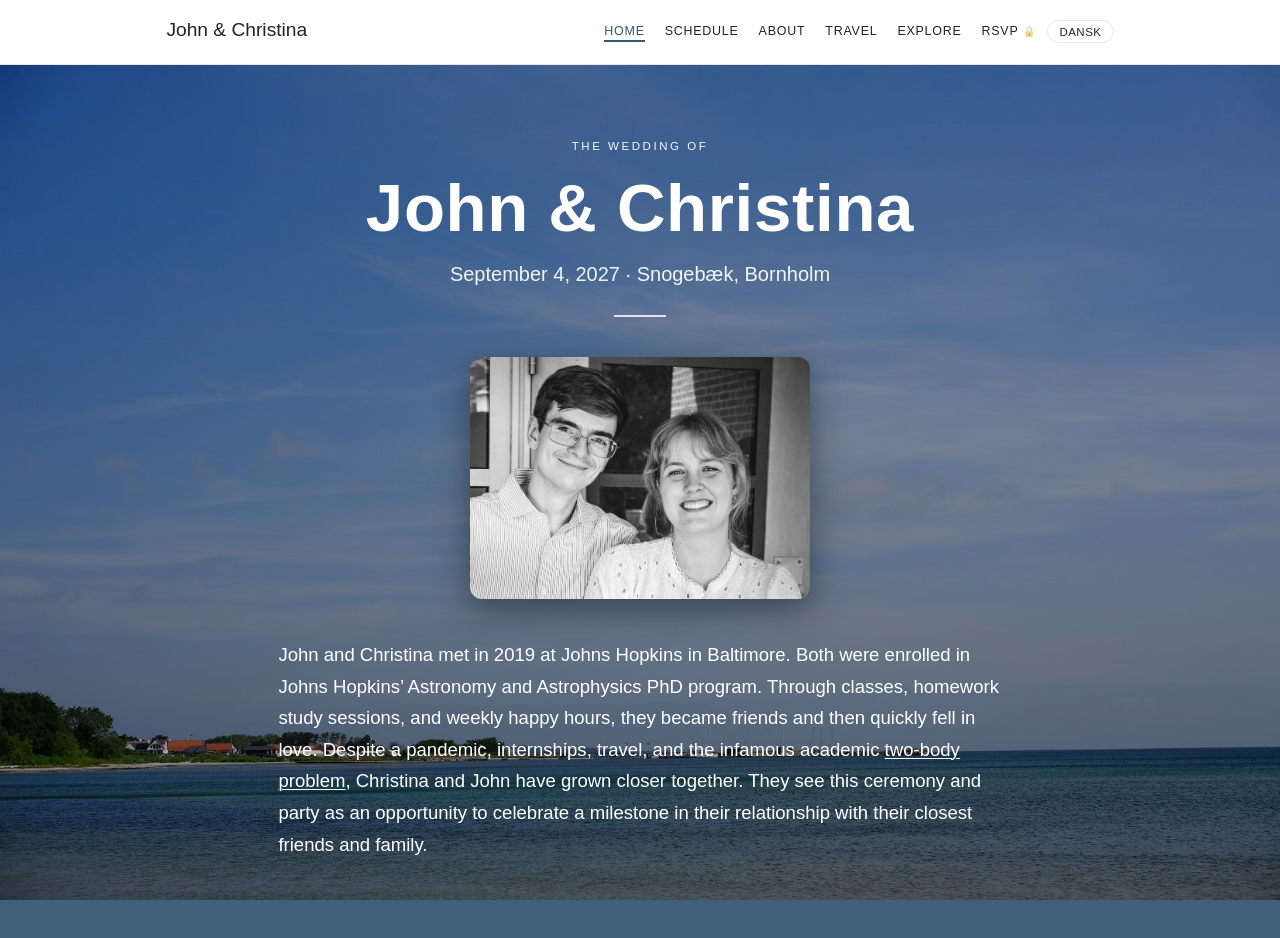
<file: index.html>
<!DOCTYPE html>
<html lang="en">
<head>
<meta charset="UTF-8">
<meta name="viewport" content="width=device-width, initial-scale=1.0">
<meta name="robots" content="noindex, nofollow">
<title>John &amp; Christina — We're Getting Married</title>
<meta name="description" content="September 4, 2027 · Snogebæk, Bornholm. Schedule, travel and RSVP for our wedding.">
<meta name="theme-color" content="#ffffff">
<link rel="icon" href="assets/favicon.png" type="image/png">
<meta property="og:type" content="website">
<meta property="og:title" content="John &amp; Christina — We're Getting Married">
<meta property="og:description" content="September 4, 2027 · Snogebæk, Bornholm. Schedule, travel and RSVP for our wedding.">
<meta property="og:url" content="https://christinawlindberg.github.io/wedding/">
<meta property="og:image" content="https://christinawlindberg.github.io/wedding/assets/images/couple.jpg">
<meta property="og:image:width" content="1755">
<meta property="og:image:height" content="1251">
<meta property="og:image:alt" content="Christina and John">
<meta name="twitter:card" content="summary_large_image">
<meta name="twitter:image" content="https://christinawlindberg.github.io/wedding/assets/images/couple.jpg">
<link rel="stylesheet" href="css/style.css">
</head>
<body>
<nav class="site-nav">
  <div class="wrap">
    <a class="brand" href="index.html">John &amp; Christina</a>
    <button type="button" class="lang-toggle" data-lang-toggle aria-label="Skift til dansk">Dansk</button>
    <ul>
      <li><a href="index.html" aria-current="page"><span data-i18n="nav.home">Home</span></a></li>
      <li><a href="schedule.html"><span data-i18n="nav.schedule">Schedule</span></a></li>
      <li><a href="about.html"><span data-i18n="nav.about">About</span></a></li>
      <li><a href="travel.html"><span data-i18n="nav.travel">Travel</span></a></li>
      <li><a href="explore.html"><span data-i18n="nav.explore">Explore</span></a></li>
      <li><a href="rsvp.html"><span data-i18n="nav.rsvp">RSVP</span> <span class="lock-icon" aria-hidden="true">🔒</span></a></li>
    </ul>
  </div>
</nav>

<main class="home">
  <header class="hero hero-photo">
    <p class="kicker" data-i18n="home.kicker">The wedding of</p>
    <h1>John &amp; Christina</h1>
    <p class="date" data-i18n="home.date">September 4, 2027 &middot; Snogeb&aelig;k, Bornholm</p>
    <hr class="hr-mark">
  </header>
  <section class="section">
    <div class="wrap">
      <figure class="home-couple">
        <img src="assets/images/couple.jpg" alt="Christina and John">
      </figure>
      <p class="lede" data-i18n="home.story">John and Christina met in 2019 at Johns Hopkins in Baltimore. Both were
      enrolled in Johns Hopkins&rsquo; Astronomy and Astrophysics PhD program. Through classes,
      homework study sessions, and weekly happy hours, they became friends and then quickly fell
      in love. Despite a pandemic, internships, travel, and the infamous academic
      <a href="https://en.wikipedia.org/wiki/Two-body_problem_(career)" target="_blank" rel="noopener">two-body
      problem</a>, Christina and John have grown closer together. They see this ceremony and party as
      an opportunity to celebrate a milestone in their relationship with their closest friends and
      family.</p>
    </div>
  </section>
</main>

<script src="js/config.js"></script>
<script src="js/i18n.js"></script>
<script src="js/site.js"></script>
</body>
</html>
</file>
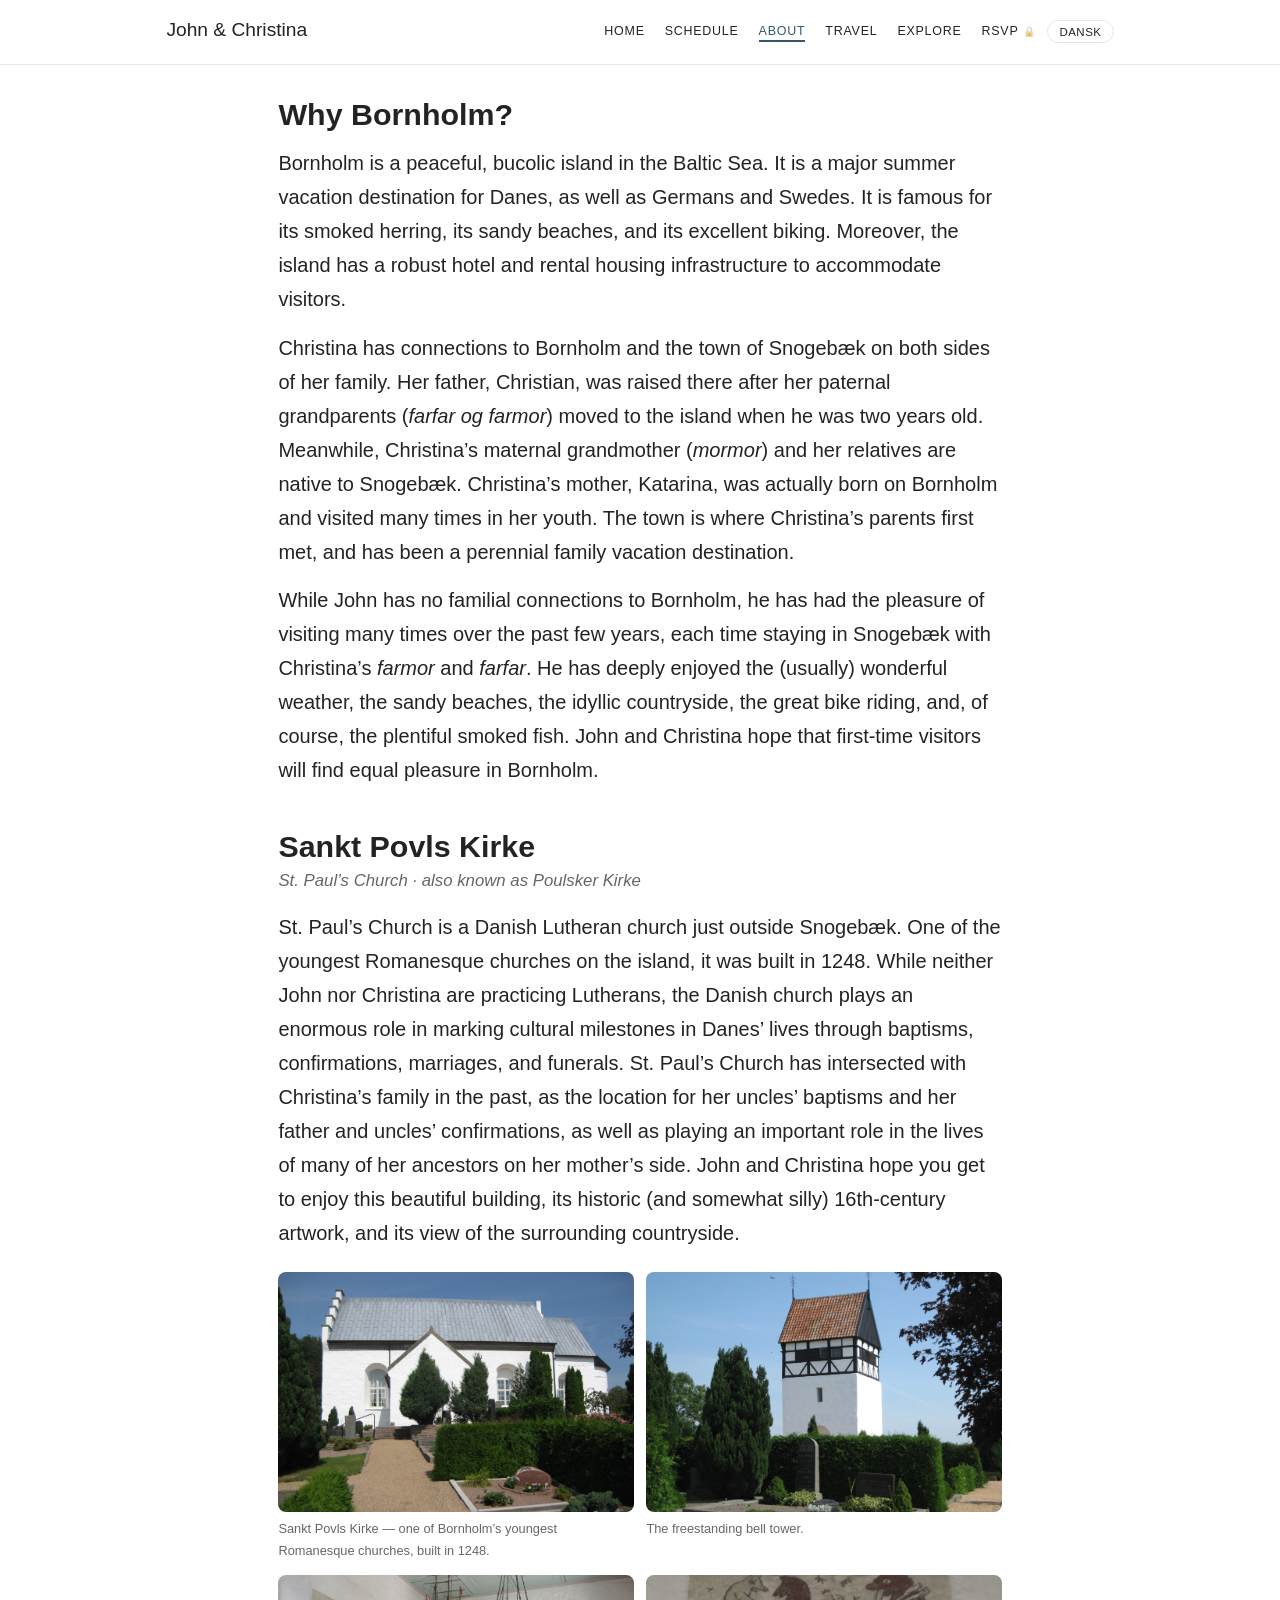
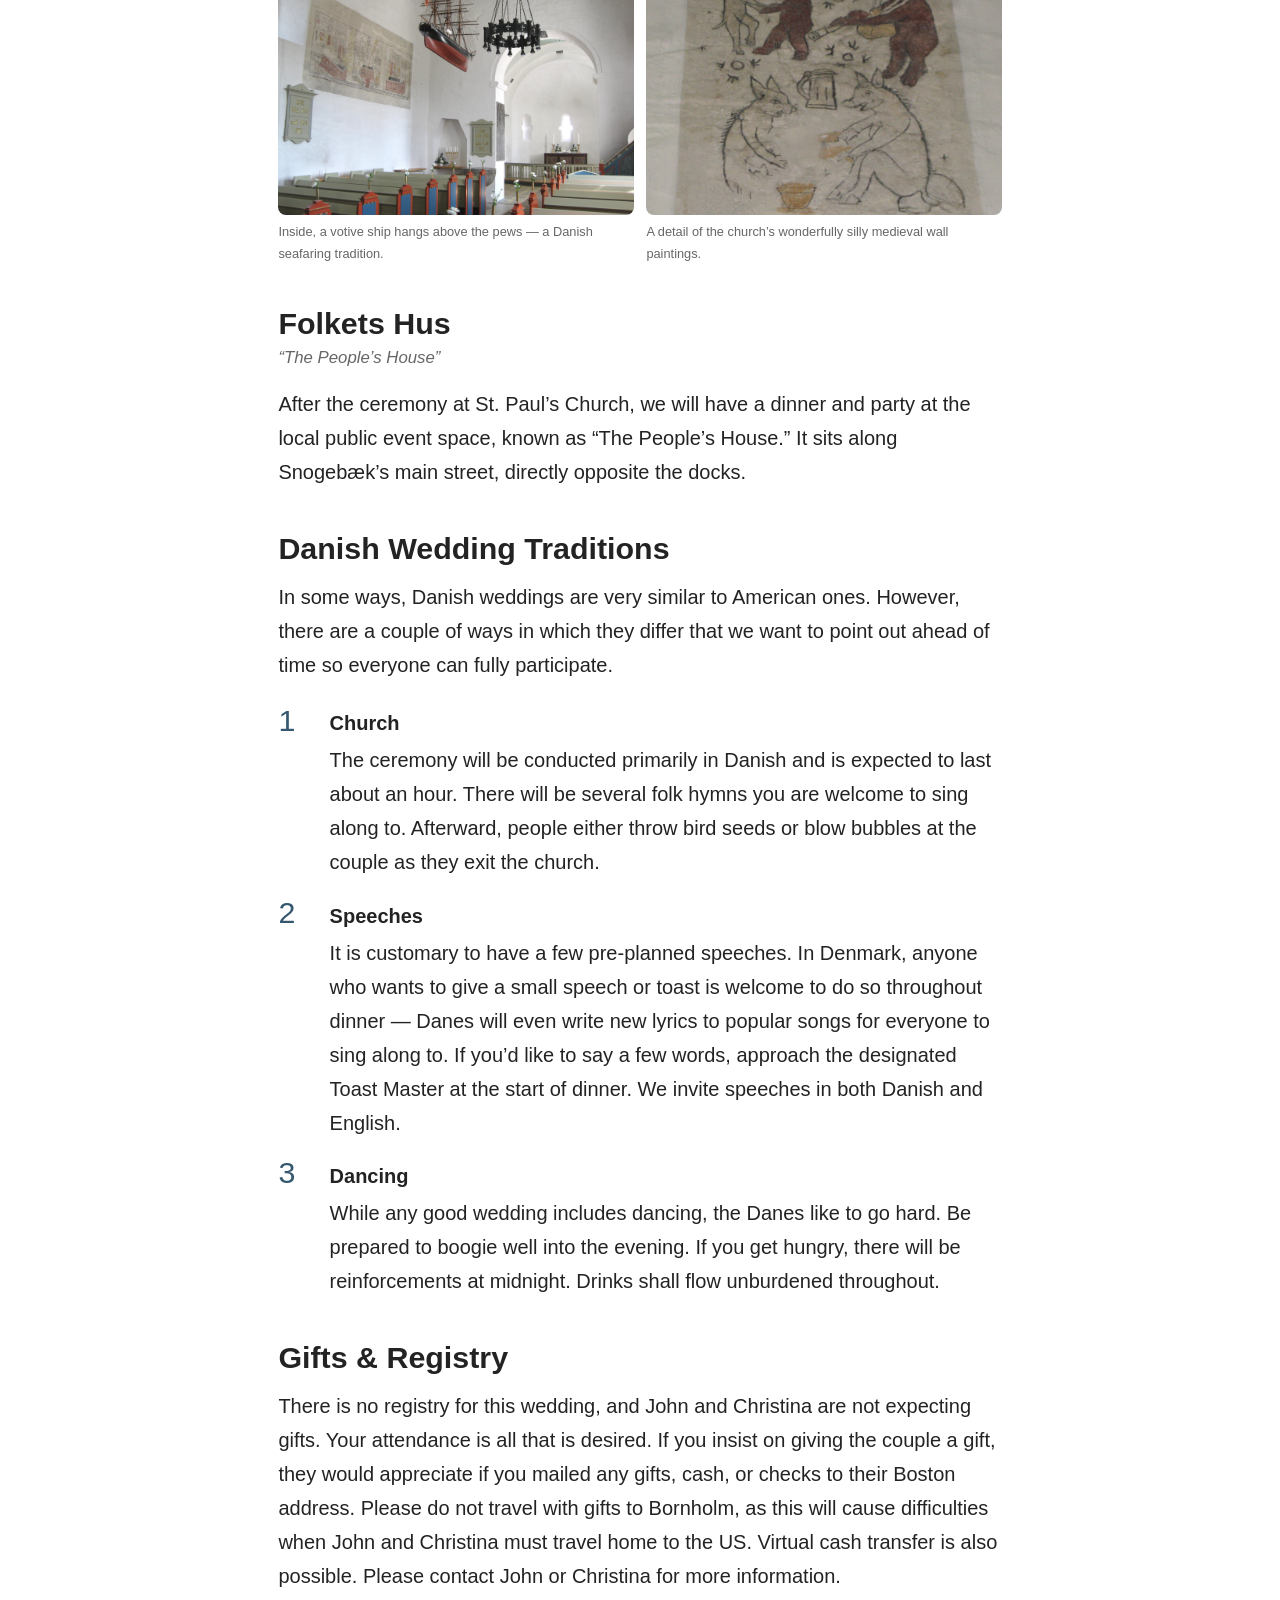
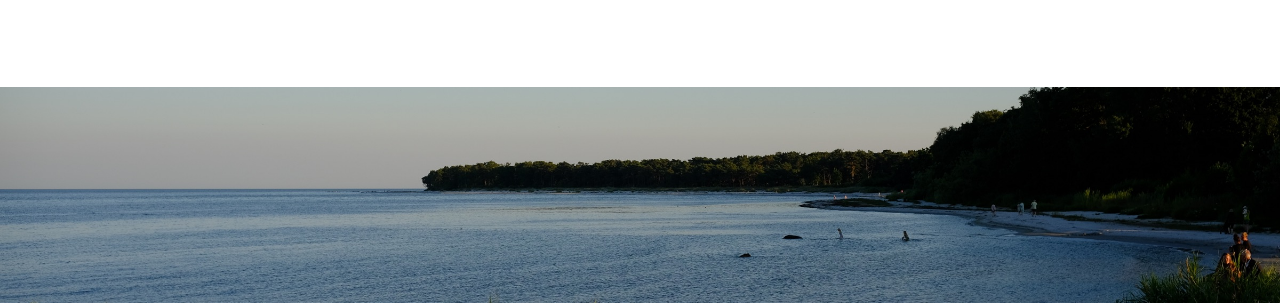
<file: about.html>
<!DOCTYPE html>
<html lang="en">
<head>
<meta charset="UTF-8">
<meta name="viewport" content="width=device-width, initial-scale=1.0">
<meta name="robots" content="noindex, nofollow">
<title>About — John &amp; Christina</title>
<meta name="description" content="Why Bornholm, the church, the venue, and Danish wedding traditions.">
<meta name="theme-color" content="#ffffff">
<link rel="icon" href="assets/favicon.png" type="image/png">
<link rel="stylesheet" href="css/style.css">
</head>
<body>
<nav class="site-nav">
  <div class="wrap">
    <a class="brand" href="index.html">John &amp; Christina</a>
    <button type="button" class="lang-toggle" data-lang-toggle aria-label="Skift til dansk">Dansk</button>
    <ul>
      <li><a href="index.html"><span data-i18n="nav.home">Home</span></a></li>
      <li><a href="schedule.html"><span data-i18n="nav.schedule">Schedule</span></a></li>
      <li><a href="about.html" aria-current="page"><span data-i18n="nav.about">About</span></a></li>
      <li><a href="travel.html"><span data-i18n="nav.travel">Travel</span></a></li>
      <li><a href="explore.html"><span data-i18n="nav.explore">Explore</span></a></li>
      <li><a href="rsvp.html"><span data-i18n="nav.rsvp">RSVP</span> <span class="lock-icon" aria-hidden="true">🔒</span></a></li>
    </ul>
  </div>
</nav>

<main class="section">
  <div class="wrap">
    <h2 data-i18n="about.why.h">Why Bornholm?</h2>
    <p data-i18n="about.why.p1">Bornholm is a peaceful, bucolic island in the Baltic Sea. It is a major summer vacation
    destination for Danes, as well as Germans and Swedes. It is famous for its smoked herring,
    its sandy beaches, and its excellent biking. Moreover, the island has a robust hotel and
    rental housing infrastructure to accommodate visitors.</p>
    <p data-i18n="about.why.p2">Christina has connections to Bornholm and the town of Snogeb&aelig;k on both sides of her
    family. Her father, Christian, was raised there after her paternal grandparents
    (<em>farfar og farmor</em>) moved to the island when he was two years old. Meanwhile,
    Christina&rsquo;s maternal grandmother (<em>mormor</em>) and her relatives are native to
    Snogeb&aelig;k. Christina&rsquo;s mother, Katarina, was actually born on Bornholm and visited many times in her youth. The
    town is where Christina&rsquo;s parents first met, and has been a perennial family vacation
    destination.</p>
    <p data-i18n="about.why.p3">While John has no familial connections to Bornholm, he has had the pleasure of visiting
    many times over the past few years, each time staying in Snogeb&aelig;k with Christina&rsquo;s
    <em>farmor</em> and <em>farfar</em>. He has deeply enjoyed the (usually) wonderful weather, the
    sandy beaches, the idyllic countryside, the great bike riding, and, of course, the plentiful
    smoked fish. John and Christina hope that first-time visitors will find equal pleasure in
    Bornholm.</p>

    <h2>Sankt Povls Kirke</h2>
    <p class="sub" data-i18n="about.church.sub">St. Paul&rsquo;s Church &middot; also known as Poulsker Kirke</p>
    <p data-i18n="about.church.p1">St. Paul&rsquo;s Church is a Danish Lutheran church just outside Snogeb&aelig;k. One of the
    youngest Romanesque churches on the island, it was built in 1248. While neither John nor
    Christina are practicing Lutherans, the Danish church plays an enormous role in marking
    cultural milestones in Danes&rsquo; lives through baptisms, confirmations, marriages, and
    funerals. St. Paul&rsquo;s Church has intersected with Christina&rsquo;s family in the past,
    as the location for her uncles&rsquo; baptisms and her father and uncles&rsquo; confirmations,
    as well as playing an important role in the lives of many of her ancestors on her
    mother&rsquo;s side. John and Christina hope you get to enjoy this beautiful building, its
    historic (and somewhat silly) 16th-century artwork, and its view of the surrounding
    countryside.</p>

    <div class="gallery">
      <figure>
        <img src="assets/images/church-exterior.jpg" alt="Whitewashed exterior of Sankt Povls Kirke with its cemetery">
        <figcaption data-i18n="about.fig1">Sankt Povls Kirke &mdash; one of Bornholm&rsquo;s youngest Romanesque churches, built in 1248.</figcaption>
      </figure>
      <figure>
        <img src="assets/images/church-tower.jpg" alt="The freestanding white bell tower with a half-timbered top">
        <figcaption data-i18n="about.fig2">The freestanding bell tower.</figcaption>
      </figure>
      <figure>
        <img src="assets/images/church-interior.jpg" alt="Church interior with a votive model ship hanging from the ceiling">
        <figcaption data-i18n="about.fig3">Inside, a votive ship hangs above the pews &mdash; a Danish seafaring tradition.</figcaption>
      </figure>
      <figure>
        <img src="assets/images/church-artwork.jpg" alt="Faded medieval wall painting of animals">
        <figcaption data-i18n="about.fig4">A detail of the church&rsquo;s wonderfully silly medieval wall paintings.</figcaption>
      </figure>
    </div>

    <h2>Folkets Hus</h2>
    <p class="sub" data-i18n="about.folkets.sub">&ldquo;The People&rsquo;s House&rdquo;</p>
    <p data-i18n="about.folkets.p1">After the ceremony at St. Paul&rsquo;s Church, we will have a dinner and party at the local
    public event space, known as &ldquo;The People&rsquo;s House.&rdquo; It sits along
    Snogeb&aelig;k&rsquo;s main street, directly opposite the docks.</p>

    <h2 data-i18n="about.trad.h">Danish Wedding Traditions</h2>
    <p data-i18n="about.trad.intro">In some ways, Danish weddings are very similar to American ones. However, there are a
    couple of ways in which they differ that we want to point out ahead of time so everyone can
    fully participate.</p>
    <ol class="numbered">
      <li><div><h3 data-i18n="about.trad.t1.h">Church</h3><p data-i18n="about.trad.t1.p">The ceremony will be conducted primarily in Danish and is
      expected to last about an hour. There will be several folk hymns you are welcome to sing
      along to. Afterward, people either throw bird seeds or blow bubbles at the couple as they exit
      the church.</p></div></li>
      <li><div><h3 data-i18n="about.trad.t2.h">Speeches</h3><p data-i18n="about.trad.t2.p">It is customary to have a few pre-planned speeches. In Denmark,
      anyone who wants to give a small speech or toast is welcome to do so throughout dinner &mdash;
      Danes will even write new lyrics to popular songs for everyone to sing along to. If
      you&rsquo;d like to say a few words, approach the designated Toast Master at the start of
      dinner. We invite speeches in both Danish and English.</p></div></li>
      <li><div><h3 data-i18n="about.trad.t3.h">Dancing</h3><p data-i18n="about.trad.t3.p">While any good wedding includes dancing, the Danes like to go
      hard. Be prepared to boogie well into the evening. If you get hungry, there will be
      reinforcements at midnight. Drinks shall flow unburdened throughout.</p></div></li>
    </ol>
    <h2 data-i18n="about.gifts.h">Gifts & Registry</h2>
    <p data-i18n="about.gifts.p">There is no registry for this wedding, and John and Christina are not expecting gifts. Your attendance is all that is desired.
      If you insist on giving the couple a gift, they would appreciate if you mailed any gifts, cash, or checks to their Boston address.
      Please do not travel with gifts to Bornholm, as this will cause difficulties when John and Christina must travel home to the US.
      Virtual cash transfer is also possible. Please contact John or Christina for more information.</p>
  </div>
</main>

<div class="page-banner" style="background-image: url(assets/images/banner-about.jpg)" role="presentation"></div>

<script src="js/config.js"></script>
<script src="js/i18n.js"></script>
<script src="js/site.js"></script>
</body>
</html>
</file>
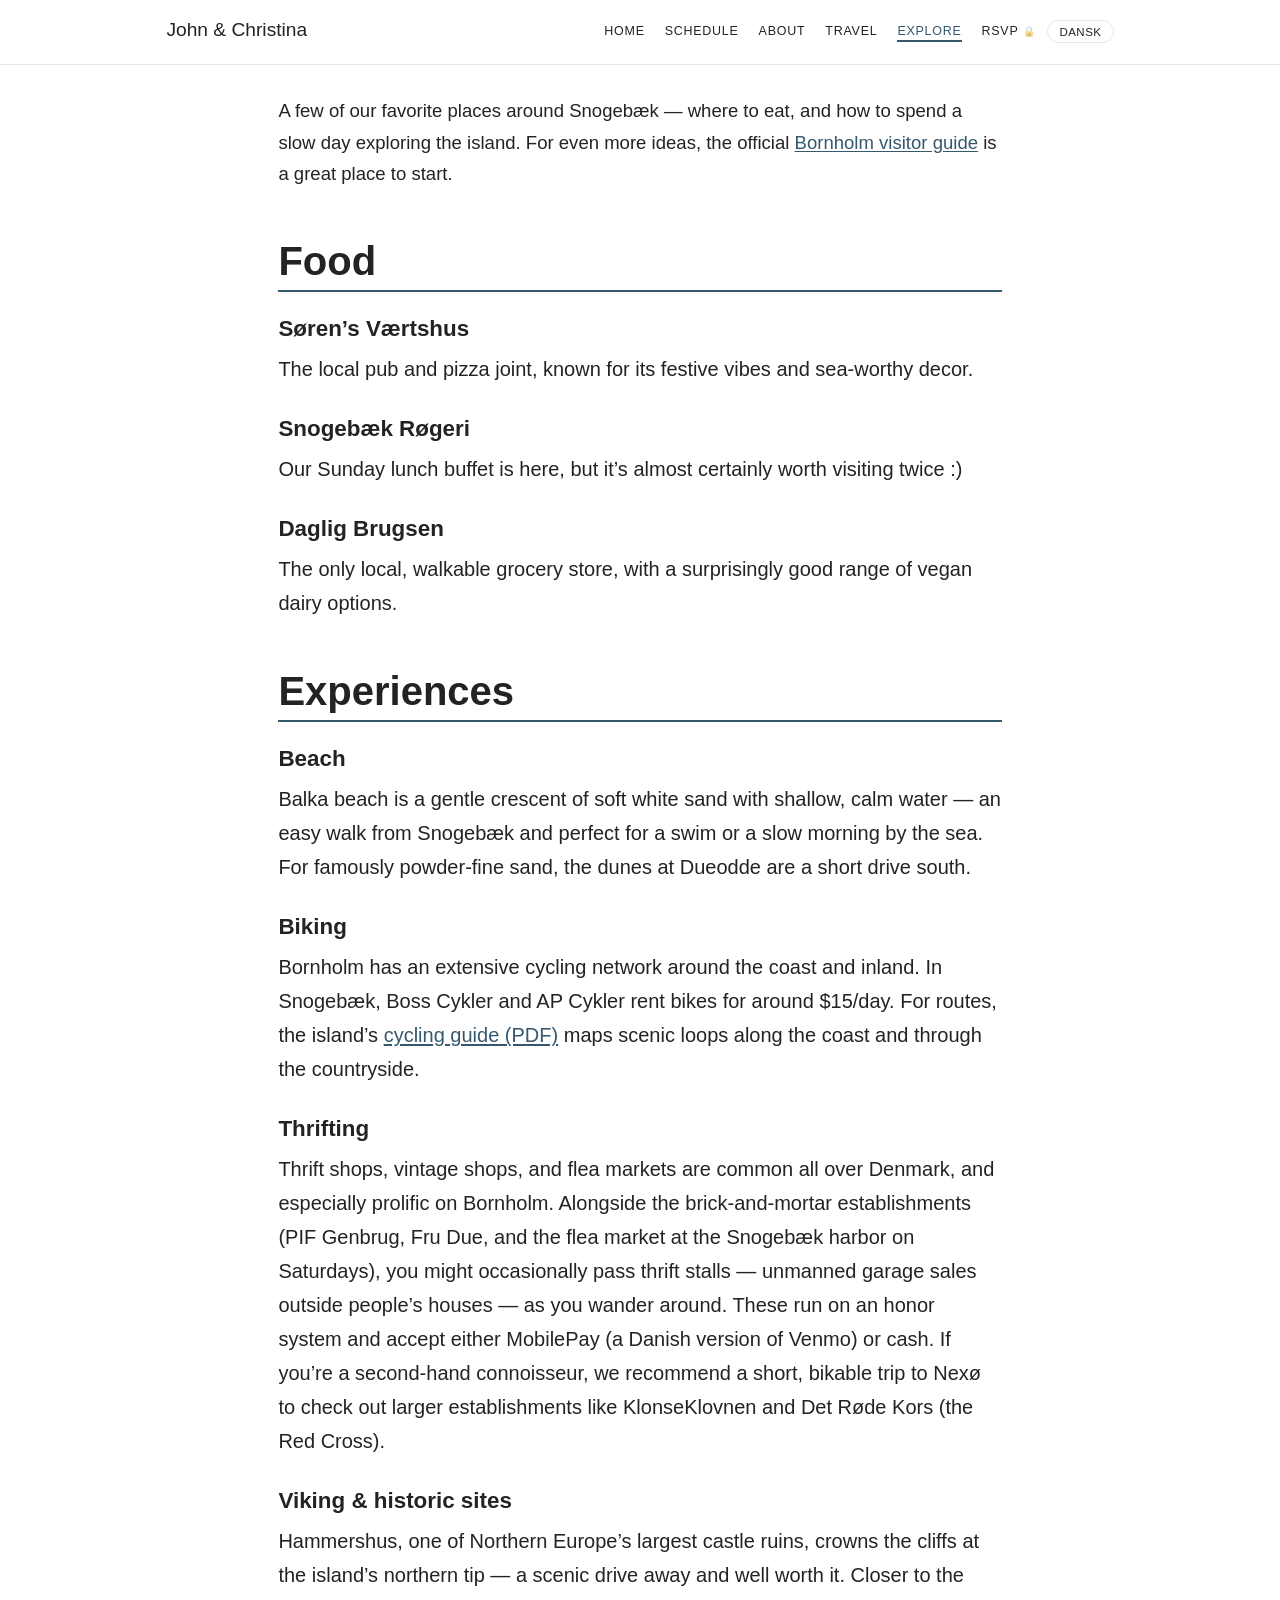
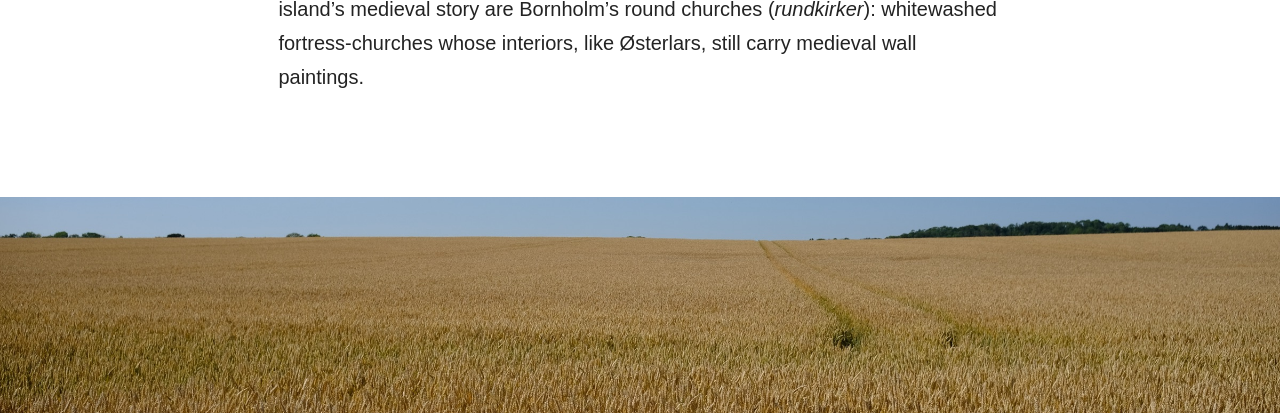
<file: explore.html>
<!DOCTYPE html>
<html lang="en">
<head>
<meta charset="UTF-8">
<meta name="viewport" content="width=device-width, initial-scale=1.0">
<meta name="robots" content="noindex, nofollow">
<title>Explore — John &amp; Christina</title>
<meta name="description" content="Local food and experiences around Snogebæk and Bornholm.">
<meta name="theme-color" content="#ffffff">
<link rel="icon" href="assets/favicon.png" type="image/png">
<link rel="stylesheet" href="css/style.css">
</head>
<body>
<nav class="site-nav">
  <div class="wrap">
    <a class="brand" href="index.html">John &amp; Christina</a>
    <button type="button" class="lang-toggle" data-lang-toggle aria-label="Skift til dansk">Dansk</button>
    <ul>
      <li><a href="index.html"><span data-i18n="nav.home">Home</span></a></li>
      <li><a href="schedule.html"><span data-i18n="nav.schedule">Schedule</span></a></li>
      <li><a href="about.html"><span data-i18n="nav.about">About</span></a></li>
      <li><a href="travel.html"><span data-i18n="nav.travel">Travel</span></a></li>
      <li><a href="explore.html" aria-current="page"><span data-i18n="nav.explore">Explore</span></a></li>
      <li><a href="rsvp.html"><span data-i18n="nav.rsvp">RSVP</span> <span class="lock-icon" aria-hidden="true">🔒</span></a></li>
    </ul>
  </div>
</nav>

<main class="section">
  <div class="wrap">
    <p class="lede" data-i18n="explore.lede">A few of our favorite places around Snogeb&aelig;k &mdash; where to eat, and how
    to spend a slow day exploring the island. For even more ideas, the official
    <a href="https://visit-bornholm.com/en/" target="_blank" rel="noopener">Bornholm visitor
    guide</a> is a great place to start.</p>

    <h2 class="cat-head" data-i18n="explore.food">Food</h2>
    <ul class="rec">
      <li><span class="name">S&oslash;ren&rsquo;s V&aelig;rtshus</span><span class="desc" data-i18n="explore.f1.desc">The local
      pub and pizza joint, known for its festive vibes and sea-worthy decor.</span></li>
      <li><span class="name">Snogeb&aelig;k R&oslash;geri</span><span class="desc" data-i18n="explore.f2.desc">Our Sunday lunch
      buffet is here, but it&rsquo;s almost certainly worth visiting twice :)</span></li>
      <li><span class="name">Daglig Brugsen</span><span class="desc" data-i18n="explore.f3.desc">The only local, walkable
      grocery store, with a surprisingly good range of vegan dairy options.</span></li>
    </ul>

    <h2 class="cat-head" data-i18n="explore.exp">Experiences</h2>
    <ul class="rec">
      <li><span class="name" data-i18n="explore.x1.name">Beach</span><span class="desc" data-i18n="explore.x1.desc">Balka beach is a gentle crescent of
      soft white sand with shallow, calm water &mdash; an easy walk from Snogeb&aelig;k and perfect
      for a swim or a slow morning by the sea. For famously powder-fine sand, the dunes at Dueodde
      are a short drive south.</span></li>
      <li><span class="name" data-i18n="explore.x2.name">Biking</span><span class="desc" data-i18n="explore.x2.desc">Bornholm has an extensive cycling
      network around the coast and inland. In Snogeb&aelig;k, Boss Cykler and AP Cykler rent bikes
      for around $15/day. For routes, the island&rsquo;s
      <a href="https://bornholm.info/wp-content/media/2019/05/cykelguide-2019-uk.pdf" target="_blank" rel="noopener">cycling
      guide (PDF)</a> maps scenic loops along the coast and through the countryside.</span></li>
      <li><span class="name" data-i18n="explore.x3.name">Thrifting</span><span class="desc" data-i18n="explore.x3.desc">Thrift shops, vintage shops, and
      flea markets are common all over Denmark, and especially prolific on Bornholm. Alongside the
      brick-and-mortar establishments (PIF Genbrug, Fru Due, and the flea market at the
      Snogeb&aelig;k harbor on Saturdays), you might occasionally pass thrift stalls &mdash; unmanned
      garage sales outside people&rsquo;s houses &mdash; as you wander around. These run on an honor
      system and accept either MobilePay (a Danish version of Venmo) or cash. If you&rsquo;re a
      second-hand connoisseur, we recommend a short, bikable trip to Nex&oslash; to check out larger
      establishments like KlonseKlovnen and Det R&oslash;de Kors (the Red Cross).</span></li>
      <li><span class="name" data-i18n="explore.x4.name">Viking &amp; historic sites</span><span class="desc" data-i18n="explore.x4.desc">Hammershus, one of
      Northern Europe&rsquo;s largest castle ruins, crowns the cliffs at the island&rsquo;s northern
      tip &mdash; a scenic drive away and well worth it. Closer to the island&rsquo;s medieval story
      are Bornholm&rsquo;s round churches (<em>rundkirker</em>): whitewashed fortress-churches whose
      interiors, like &Oslash;sterlars, still carry medieval wall paintings.</span></li>
    </ul>
  </div>
</main>

<div class="page-banner" style="background-image: url(assets/images/banner-explore.jpg); background-position: center 72%" role="presentation"></div>

<script src="js/config.js"></script>
<script src="js/i18n.js"></script>
<script src="js/site.js"></script>
</body>
</html>
</file>
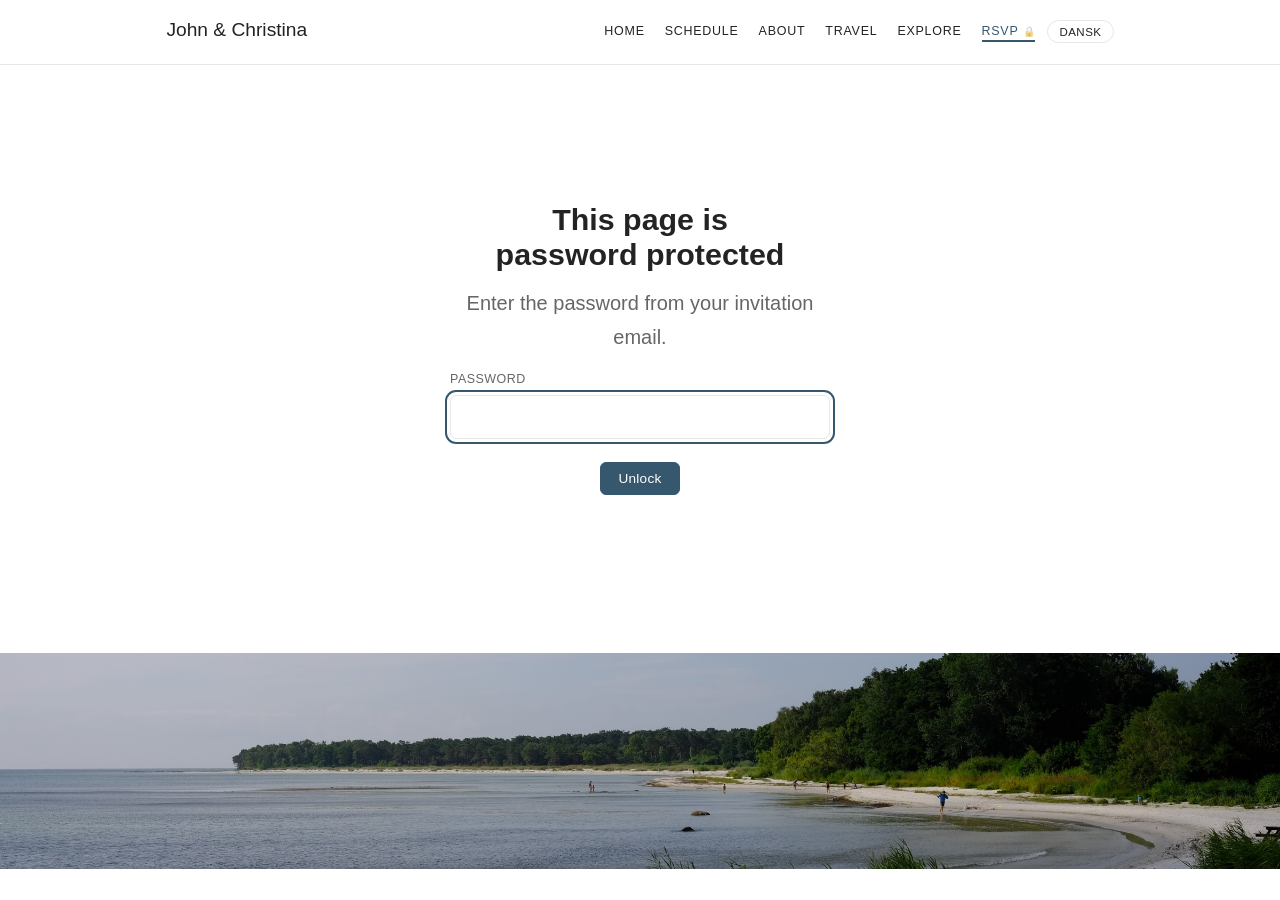
<file: rsvp.html>
<!DOCTYPE html>
<html lang="en">
<head>
<meta charset="UTF-8">
<meta name="viewport" content="width=device-width, initial-scale=1.0">
<meta name="robots" content="noindex, nofollow">
<title>RSVP &mdash; John &amp; Christina</title>
<meta name="description" content="RSVP for John &amp; Christina's wedding.">
<meta name="theme-color" content="#ffffff">
<link rel="icon" href="assets/favicon.png" type="image/png">
<link rel="stylesheet" href="css/style.css">
</head>
<body>

<nav class="site-nav">
  <div class="wrap">
    <a class="brand" href="index.html">John &amp; Christina</a>
    <button type="button" class="lang-toggle" data-lang-toggle aria-label="Skift til dansk">Dansk</button>
    <ul>
      <li><a href="index.html"><span data-i18n="nav.home">Home</span></a></li>
      <li><a href="schedule.html"><span data-i18n="nav.schedule">Schedule</span></a></li>
      <li><a href="about.html"><span data-i18n="nav.about">About</span></a></li>
      <li><a href="travel.html"><span data-i18n="nav.travel">Travel</span></a></li>
      <li><a href="explore.html"><span data-i18n="nav.explore">Explore</span></a></li>
      <li><a href="rsvp.html" aria-current="page"><span data-i18n="nav.rsvp">RSVP</span> <span class="lock-icon" aria-hidden="true">🔒</span></a></li>
    </ul>
  </div>
</nav>

<div id="gate" class="gate">
  <div class="gate-box">
    <h2 data-i18n="rsvp.gate.h">This page is password protected</h2>
    <p class="muted" data-i18n="rsvp.gate.p">Enter the password from your invitation email.</p>
    <form id="gate-form">
      <div class="field">
        <label for="gate-password" data-i18n="rsvp.gate.label">Password</label>
        <input type="password" id="gate-password" name="password" autocomplete="current-password" autofocus required>
      </div>
      <button type="submit" class="btn" data-i18n="rsvp.gate.btn">Unlock</button>
      <p id="gate-error" class="form-status error" role="status"></p>
    </form>
  </div>
</div>

<main data-protected-content>
  <header class="hero hero-compact">
    <div class="wrap">
      <h1>RSVP</h1>
      <div class="eyebrow"><span data-i18n="rsvp.respondby">Please Respond By</span> <span data-rsvp-deadline>[RSVP Deadline]</span></div>
    </div>
  </header>

  <section class="section">
    <div class="wrap">
      <div class="card form-card">

        <!-- Step 1: find the guest's invitation -->
        <div id="lookup-step">
          <p class="muted">
<span data-i18n="rsvp.lookup.p">Enter your name as it appears on your invitation to get started. If your plans change later, come back and look yourself up again to edit your response.</span></p>
          <form id="lookup-form">
            <div class="field">
              <label for="lookupName" data-i18n="rsvp.lookup.label">Full Name</label>
              <input type="text" id="lookupName" name="lookupName" autocomplete="name" required>
            </div>
            <button type="submit" class="btn" data-i18n="rsvp.lookup.btn">Find My Invitation</button>
            <p id="lookup-status" class="form-status" role="status"></p>
          </form>
        </div>

        <!-- Shown instead of step 2 if the typed name matches more than one
             party (e.g. two guests happen to share a name) — guest picks
             which one they are before the form unlocks. -->
        <div id="disambiguation-step" hidden>
          <p class="muted">
<span data-i18n="rsvp.disamb.p">More than one person on the guest list has that name. Which one are you?</span></p>
          <div id="disambiguation-options"></div>
          <p><button type="button" class="link-button" data-start-over data-i18n="rsvp.disamb.startover">← That's not me, start over</button></p>
        </div>

        <!-- Step 2: the actual RSVP, shown once matched. Guests who share an
             invitation (a couple, or a larger family group) see one member
             block per person, cloned at runtime from #member-template by
             js/rsvp.js; each person confirms their own attendance and
             dietary needs, while email/plus-one/children/etc. are shared —
             one email per party is duplicated onto every member's row when
             submitted (see js/rsvp.js). -->
        <form id="rsvp-form" hidden>
          <p class="muted"><span data-i18n="rsvp.onlist">You're on the list,</span> <span id="party-names"></span>!</p>
          <p class="muted small">
            <span data-i18n="rsvp.notyou">Not you?</span> <button type="button" class="link-button" data-start-over data-i18n="rsvp.lookupdiff">Look up a different name</button>
          </p>

          <input type="hidden" id="partyId" name="partyId">
          <input type="hidden" id="partyKey" name="partyKey">

          <div id="members-container"></div>

          <!-- Separates each person's individual answers above from the
               party-level fields below. Always shown once the form is —
               we collect an email either way, so guests declining still
               get a confirmation. -->
          <hr id="sharedSectionDivider" class="section-divider">

          <!-- Collected regardless of attendance, so declining parties
               still get a confirmation email — see refreshRequired in
               js/rsvp.js. -->
          <div id="sharedEmailField" class="field">
            <label for="sharedEmail" data-i18n="rsvp.email.label">Email</label>
            <input type="email" id="sharedEmail" autocomplete="email">
            <p class="field-hint" data-i18n="rsvp.email.hint">We'll send a copy of your answers here to confirm, or if you ever need to update your RSVP status.</p>
          </div>

          <template id="member-template">
            <div class="member-block">
              <h3 class="member-heading"></h3>
              <input type="hidden" class="member-name-field">
              <input type="hidden" class="member-email-field">

              <div class="field">
                <span class="field-label member-attending-label" data-i18n="rsvp.m.attending">Will you be attending?</span>
                <div class="radio-row" role="group">
                  <label><input type="radio" class="member-attending-radio" value="Yes"> <span data-i18n="rsvp.m.accept">Joyfully accept</span></label>
                  <label><input type="radio" class="member-attending-radio" value="No"> <span data-i18n="rsvp.m.decline">Regretfully decline</span></label>
                </div>
              </div>

              <div class="field member-dietary-wrap" hidden>
                <label class="member-dietary-label" data-i18n="rsvp.m.dietary">Dietary Restrictions / Preferences</label>
                <input type="text" class="member-dietary-field" placeholder="e.g. nut allergy, gluten-free, vegan" data-i18n-ph="rsvp.diet.ph">
              </div>

              <!-- Only shown for parties whose GuestList row has
                   BachEventAllowed set (see buildPartyResult in Code.gs) —
                   the Friday events are invite-only. -->
              <div class="field member-bach-wrap" hidden>
                <span class="field-label member-bach-label" data-i18n="rsvp.m.bach">Bachelor &amp; Bachelorette Events</span>
                <p class="field-hint" data-i18n="rsvp.m.bach.hint">We also invite you to join us for our Bachelor and Bachelorette events, which will occur on Bornholm on Friday afternoon, September 3rd, 2027. Weather permitting, John will lead a 10 km bike ride to the Mikkeller microbrewery in &Aring;rsdale, while Christina will host a beachside picnic and crafts in Snogeb&aelig;k. Plus ones are welcome to attend either event.</p>
                <div class="radio-row radio-stack member-bach-radios" role="group">
                  <label><input type="radio" class="member-bach-field" value="Bike ride"> <span data-i18n="rsvp.bach.bike">Bike trip with John</span></label>
                  <label><input type="radio" class="member-bach-field" value="Picnic"> <span data-i18n="rsvp.bach.picnic">Beach picnic with Christina</span></label>
                  <label><input type="radio" class="member-bach-field" value="Opt out"> <span data-i18n="rsvp.bach.optout">Opt Out</span></label>
                </div>
              </div>

              <div class="field member-lunch-wrap" hidden>
                <span class="field-label member-lunch-label" data-i18n="rsvp.m.lunch">Interested in the Sunday Fish Buffet Lunch?</span>
                <div class="radio-row member-lunch-radios" role="group">
                  <label><input type="radio" class="member-lunch-field" value="Yes"> <span data-i18n="rsvp.yes">Yes</span></label>
                  <label><input type="radio" class="member-lunch-field" value="No"> <span data-i18n="rsvp.no">No</span></label>
                </div>
                <p class="field-hint" data-i18n="rsvp.m.lunch.hint">Sunday the 5th at 12pm at Snogeb&aelig;k R&oslash;geri — see the <a href="schedule.html" target="_blank" rel="noopener">schedule</a> for more (opens in a new tab so you don't lose your answers).</p>
              </div>

              <div class="field member-decline-note-wrap" hidden>
                <label class="member-decline-note-label" data-i18n="rsvp.m.note">Leave a note?</label>
                <textarea class="member-decline-note-field" rows="2" placeholder="Optional — we'll miss you!" data-i18n-ph="rsvp.m.note.ph"></textarea>
              </div>
            </div>
          </template>

          <div id="attending-details" hidden>
            <div id="plusOneField" class="field" hidden>
              <label class="choice-label"><input type="checkbox" id="plusOne" name="plusOne" value="Yes"> <span data-i18n="rsvp.plusone">Bringing a plus-one</span></label>
              <div id="plusOneDetails" class="nested-fields" hidden>
                <div class="field">
                  <label for="plusOneName" data-i18n="rsvp.po.name">Plus-one's name</label>
                  <input type="text" id="plusOneName" name="plusOneName">
                </div>
                <div class="field">
                  <label for="plusOneDietary" data-i18n="rsvp.po.diet">Plus-one's dietary restrictions / preferences</label>
                  <input type="text" id="plusOneDietary" name="plusOneDietary" placeholder="e.g. nut allergy, gluten-free, vegan" data-i18n-ph="rsvp.diet.ph">
                </div>
                <!-- Shown with the member blocks' bach question, on the same
                     BachEventAllowed flag — plus-ones may join either event. -->
                <div class="field" id="plusOneBachField" hidden>
                  <span class="field-label" data-i18n="rsvp.po.bach">Plus-one's Bachelor &amp; Bachelorette event</span>
                  <div class="radio-row radio-stack" role="group" aria-label="Plus-one's Bachelor and Bachelorette event" data-i18n-al="rsvp.po.bach.al">
                    <label><input type="radio" name="plusOneBachEvent" value="Bike ride"> <span data-i18n="rsvp.bach.bike">Bike trip with John</span></label>
                    <label><input type="radio" name="plusOneBachEvent" value="Picnic"> <span data-i18n="rsvp.bach.picnic">Beach picnic with Christina</span></label>
                    <label><input type="radio" name="plusOneBachEvent" value="Opt out"> <span data-i18n="rsvp.bach.optout">Opt Out</span></label>
                  </div>
                </div>

                <div class="field">
                  <span class="field-label" data-i18n="rsvp.po.lunch">Plus-one interested in the Sunday Fish Buffet Lunch?</span>
                  <div class="radio-row" role="group" aria-label="Plus-one interested in the Sunday Fish Buffet Lunch" data-i18n-al="rsvp.po.lunch.al">
                    <label><input type="radio" name="plusOneLunch" value="Yes"> <span data-i18n="rsvp.yes">Yes</span></label>
                    <label><input type="radio" name="plusOneLunch" value="No"> <span data-i18n="rsvp.no">No</span></label>
                  </div>
                </div>
              </div>
            </div>

            <div id="childrenField" class="field" hidden>
              <label for="children" data-i18n="rsvp.children">Children Attending</label>
              <input type="text" id="children" name="children" placeholder="e.g. names and ages, or leave blank if none" data-i18n-ph="rsvp.children.ph">
            </div>

            <div class="field">
              <label for="songRequests" data-i18n="rsvp.songs">Song Requests</label>
              <textarea id="songRequests" name="songRequests" rows="2" placeholder="1-2 songs that will get you on the dance floor" data-i18n-ph="rsvp.songs.ph"></textarea>
            </div>

            <div class="field">
              <label for="notes" data-i18n="rsvp.anything">Anything Else?</label>
              <textarea id="notes" name="notes" rows="2"></textarea>
            </div>
          </div>

          <button type="submit" class="btn" data-i18n="rsvp.submit">Submit RSVP</button>
          <p id="rsvp-status" class="form-status" role="status"></p>
        </form>

        <!-- Shown in place of the form once a submission has been confirmed
             (see verifySubmission in js/rsvp.js) so guests get a receipt
             rather than a filled-in form and a green line of text. -->
        <div id="rsvp-summary" hidden>
          <h2 class="summary-heading" data-i18n="rsvp.summary.h">Thank you!</h2>
          <p class="muted"><span data-i18n="rsvp.summary.p1">Here's what we've got — a copy is on its way to</span> <span id="summary-email"></span>.</p>
          <ul id="summary-list" class="summary-list"></ul>
          <p class="muted small" data-i18n="rsvp.summary.p2">Plans change — you can come back and edit this any time before the deadline.</p>
          <button type="button" class="btn" id="edit-response" data-i18n="rsvp.summary.edit">Edit my response</button>
        </div>
      </div>
    </div>
  </section>
</main>

<div class="page-banner" style="background-image: url(assets/images/banner-rsvp.jpg); background-position: center 62%" role="presentation"></div>

<script src="js/config.js"></script>
<script src="js/i18n.js"></script>
<script src="js/site.js"></script>
<script src="js/gate.js"></script>
<script src="js/rsvp.js"></script>
</body>
</html>
</file>
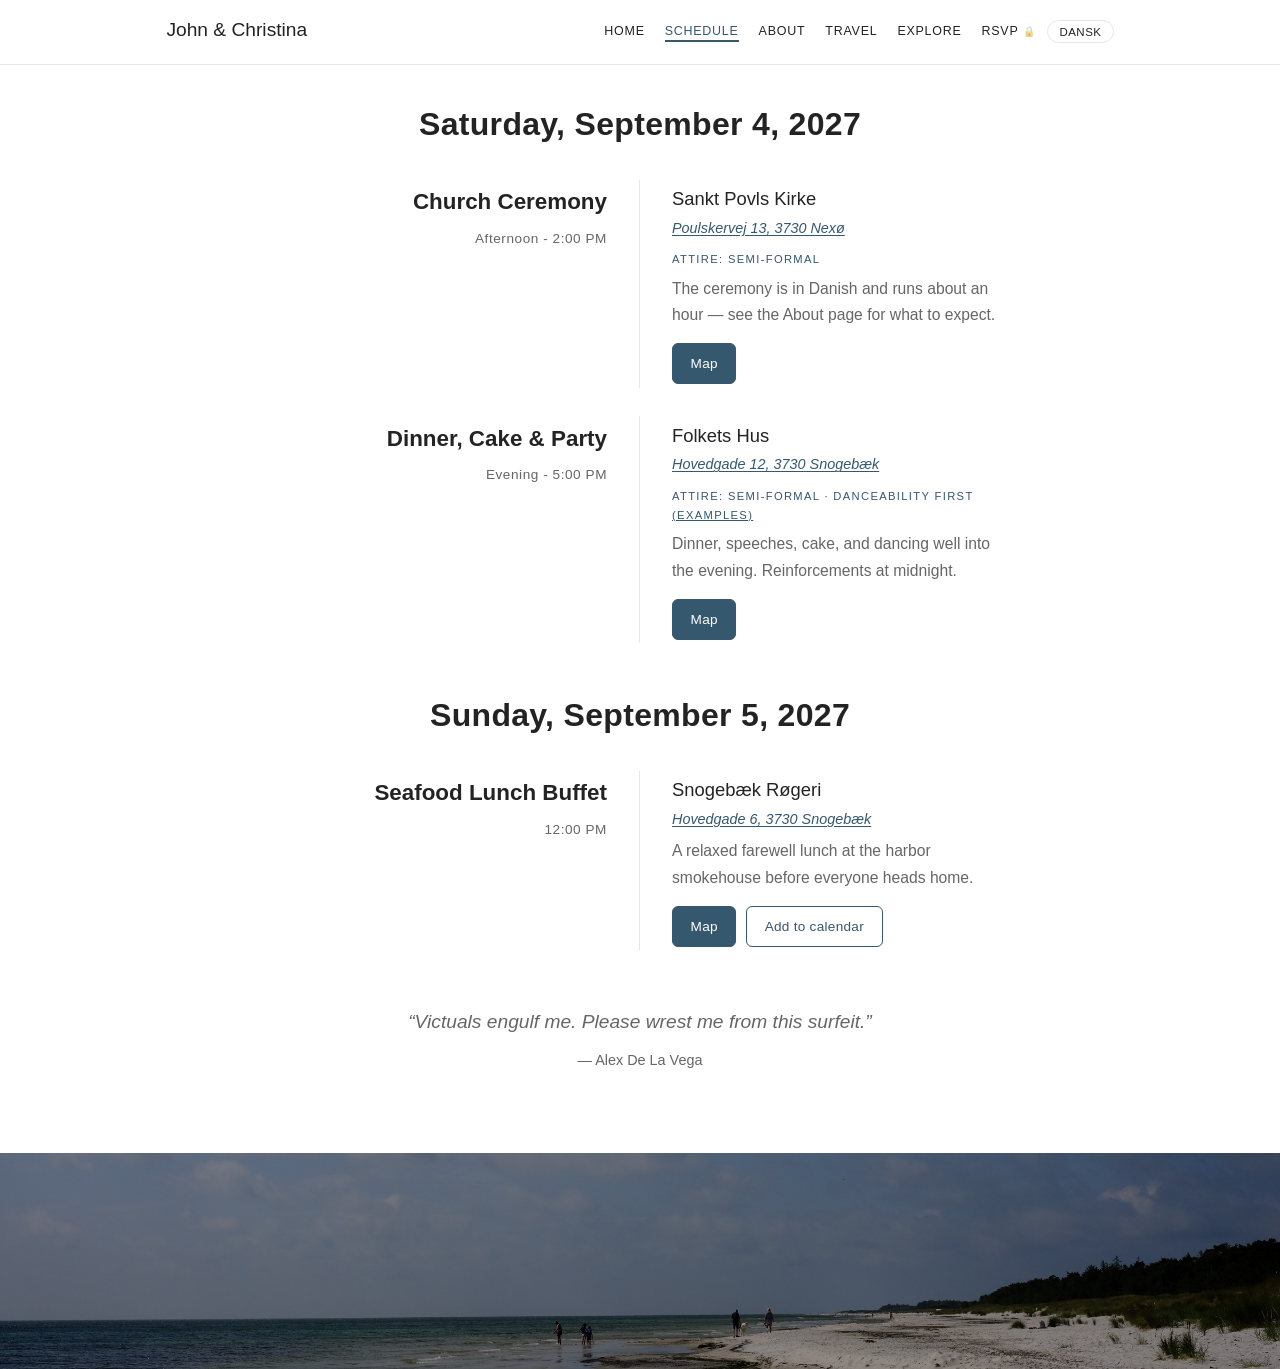
<file: schedule.html>
<!DOCTYPE html>
<html lang="en">
<head>
<meta charset="UTF-8">
<meta name="viewport" content="width=device-width, initial-scale=1.0">
<meta name="robots" content="noindex, nofollow">
<title>Schedule — John &amp; Christina</title>
<meta name="description" content="The weekend schedule for John and Christina's wedding on Bornholm.">
<meta name="theme-color" content="#ffffff">
<link rel="icon" href="assets/favicon.png" type="image/png">
<link rel="stylesheet" href="css/style.css">
</head>
<body>
<nav class="site-nav">
  <div class="wrap">
    <a class="brand" href="index.html">John &amp; Christina</a>
    <button type="button" class="lang-toggle" data-lang-toggle aria-label="Skift til dansk">Dansk</button>
    <ul>
      <li><a href="index.html"><span data-i18n="nav.home">Home</span></a></li>
      <li><a href="schedule.html" aria-current="page"><span data-i18n="nav.schedule">Schedule</span></a></li>
      <li><a href="about.html"><span data-i18n="nav.about">About</span></a></li>
      <li><a href="travel.html"><span data-i18n="nav.travel">Travel</span></a></li>
      <li><a href="explore.html"><span data-i18n="nav.explore">Explore</span></a></li>
      <li><a href="rsvp.html"><span data-i18n="nav.rsvp">RSVP</span> <span class="lock-icon" aria-hidden="true">🔒</span></a></li>
    </ul>
  </div>
</nav>

<main class="section">
  <div class="wrap">
    <!-- <p class="sched-day" data-i18n="sched.fri">Friday, September 3, 2027</p> -->
      <!-- <div class="event"> -->
        <!-- <div class="event-left"> -->
          <!-- <p class="event-title" data-i18n="sched.e1.title">Bachelor &amp; Bachelorette Events</p> -->
          <!-- <p class="event-time" data-i18n="sched.e1.time">3:00 PM</p> -->
        <!-- </div> -->
        <!-- <div class="event-right"><p class="event-addr muted" data-i18n="sched.e1.addr">Location to be announced.</p><p class="event-desc" data-i18n="sched.e1.desc">Plus-ones welcome.</p><div class="event-btns"><a class="btn btn-outline" href="https://calendar.google.com/calendar/render?action=TEMPLATE&text=Bachelor+%26+Bachelorette+Events&dates=20270903T150000%2F20270903T170000&ctz=Europe%2FCopenhagen" target="_blank" rel="noopener"><span data-i18n="btn.cal">Add to calendar</span></a></div></div> -->
      <!-- </div> -->

    <p class="sched-day" data-i18n="sched.sat">Saturday, September 4, 2027</p>
      <div class="event">
        <div class="event-left">
          <p class="event-title" data-i18n="sched.e2.title">Church Ceremony</p>
          <p class="event-time" data-i18n="sched.e2.time">Afternoon - 2:00 PM</p>
        </div>
        <div class="event-right"><p class="event-venue">Sankt Povls Kirke</p><p class="event-addr"><a href="https://www.google.com/maps/search/?api=1&query=Sankt%20Povls%20Kirke%2C%20Poulskervej%2013%2C%203730%20Nex%C3%B8%2C%20Denmark" target="_blank" rel="noopener">Poulskervej 13, 3730 Nexø</a></p><p class="event-attire" data-i18n="sched.e2.attire">Attire: Semi-formal</p><p class="event-desc" data-i18n="sched.e2.desc">The ceremony is in Danish and runs about an hour — see the About page for what to expect.</p><div class="event-btns"><a class="btn" href="https://www.google.com/maps/search/?api=1&query=Sankt%20Povls%20Kirke%2C%20Poulskervej%2013%2C%203730%20Nex%C3%B8%2C%20Denmark" target="_blank" rel="noopener"><span data-i18n="btn.map">Map</span></a></div></div>
      </div>
      <div class="event">
        <div class="event-left">
          <p class="event-title" data-i18n="sched.e3.title">Dinner, Cake &amp; Party</p>
          <p class="event-time" data-i18n="sched.e3.time">Evening - 5:00 PM</p>
        </div>
        <div class="event-right"><p class="event-venue">Folkets Hus</p><p class="event-addr"><a href="https://www.google.com/maps/search/?api=1&query=Folkets%20Hus%2C%20Hovedgade%2012%2C%203730%20Snogeb%C3%A6k%2C%20Denmark" target="_blank" rel="noopener">Hovedgade 12, 3730 Snogebæk</a></p><p class="event-attire"><span data-i18n="sched.e3.attire">Attire: Semi-formal · danceability first</span> <button type="button" class="link-button" data-lightbox="assets/images/semi-formal.jpg" data-i18n="sched.attire.examples">(Examples)</button></p><p class="event-desc" data-i18n="sched.e3.desc">Dinner, speeches, cake, and dancing well into the evening. Reinforcements at midnight.</p><div class="event-btns"><a class="btn" href="https://www.google.com/maps/search/?api=1&query=Folkets%20Hus%2C%20Hovedgade%2012%2C%203730%20Snogeb%C3%A6k%2C%20Denmark" target="_blank" rel="noopener"><span data-i18n="btn.map">Map</span></a></div></div>
      </div>

    <p class="sched-day" data-i18n="sched.sun">Sunday, September 5, 2027</p>
      <div class="event">
        <div class="event-left">
          <p class="event-title" data-i18n="sched.e4.title">Seafood Lunch Buffet</p>
          <p class="event-time" data-i18n="sched.e4.time">12:00 PM</p>
        </div>
        <div class="event-right"><p class="event-venue">Snogebæk Røgeri</p><p class="event-addr"><a href="https://www.google.com/maps/search/?api=1&query=Snogeb%C3%A6k%20R%C3%B8geri%2C%20Hovedgade%206%2C%203730%20Snogeb%C3%A6k%2C%20Denmark" target="_blank" rel="noopener">Hovedgade 6, 3730 Snogebæk</a></p><p class="event-desc" data-i18n="sched.e4.desc">A relaxed farewell lunch at the harbor smokehouse before everyone heads home.</p><div class="event-btns"><a class="btn" href="https://www.google.com/maps/search/?api=1&query=Snogeb%C3%A6k%20R%C3%B8geri%2C%20Hovedgade%206%2C%203730%20Snogeb%C3%A6k%2C%20Denmark" target="_blank" rel="noopener"><span data-i18n="btn.map">Map</span></a><a class="btn btn-outline" href="https://calendar.google.com/calendar/render?action=TEMPLATE&text=Seafood+Lunch+Buffet&dates=20270905T120000%2F20270905T140000&ctz=Europe%2FCopenhagen&location=Snogeb%C3%A6k+R%C3%B8geri%2C+Hovedgade+6%2C+3730+Snogeb%C3%A6k%2C+Denmark" target="_blank" rel="noopener"><span data-i18n="btn.cal">Add to calendar</span></a></div></div>
      </div>

    <blockquote class="page-quote">
      &ldquo;Victuals engulf me. Please wrest me from this surfeit.&rdquo;
      <cite>&mdash; Alex De La Vega</cite>
    </blockquote>
  </div>
</main>

<div class="page-banner" style="background-image: url(assets/images/banner-schedule.jpg); background-position: center 80%" role="presentation"></div>

<!-- Attire examples popup. A native <dialog> rather than a hand-rolled
     overlay: it brings Esc-to-close, focus trapping and the backdrop with
     it. Opened by any [data-lightbox] button — see js/site.js. -->
<dialog id="lightbox" class="lightbox">
  <button type="button" class="lightbox-close" data-lightbox-close aria-label="Close" data-i18n-al="lightbox.close">&times;</button>
  <img alt="Photos of guests in semi-formal attire" aria-label="Photos of guests in semi-formal attire" data-i18n-al="sched.attire.examples.alt">
</dialog>

<script src="js/config.js"></script>
<script src="js/i18n.js"></script>
<script src="js/site.js"></script>
</body>
</html>
</file>
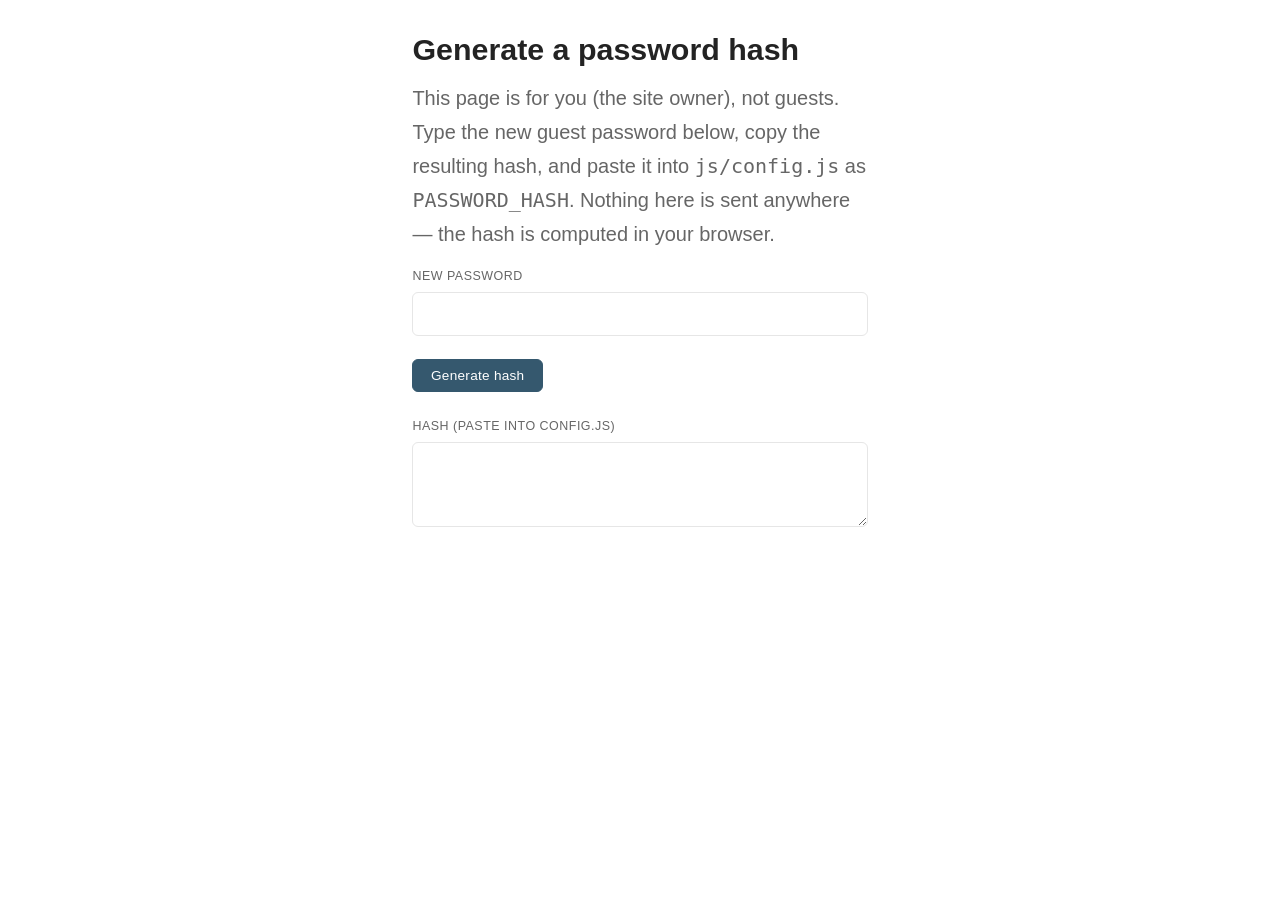
<file: admin/generate-hash.html>
<!DOCTYPE html>
<html lang="en">
<head>
<meta charset="UTF-8">
<meta name="viewport" content="width=device-width, initial-scale=1.0">
<meta name="robots" content="noindex, nofollow">
<title>Generate Password Hash (admin only)</title>
<link rel="stylesheet" href="../css/style.css">
</head>
<body>
<main class="section">
  <div class="wrap" style="max-width: 500px;">
    <h2>Generate a password hash</h2>
    <p class="muted">
      This page is for you (the site owner), not guests. Type the new guest
      password below, copy the resulting hash, and paste it into
      <code>js/config.js</code> as <code>PASSWORD_HASH</code>. Nothing here
      is sent anywhere — the hash is computed in your browser.
    </p>
    <div class="field">
      <label for="pw">New password</label>
      <input type="text" id="pw" autocomplete="off">
    </div>
    <button class="btn" id="go">Generate hash</button>
    <div class="field" style="margin-top: 1.5rem;">
      <label for="out">Hash (paste into config.js)</label>
      <textarea id="out" rows="3" readonly></textarea>
    </div>
  </div>
</main>

<script>
async function sha256Hex(text) {
  const data = new TextEncoder().encode(text);
  const digest = await crypto.subtle.digest("SHA-256", data);
  return Array.from(new Uint8Array(digest)).map(b => b.toString(16).padStart(2, "0")).join("");
}
document.getElementById("go").addEventListener("click", async () => {
  const pw = document.getElementById("pw").value.trim();
  document.getElementById("out").value = pw ? await sha256Hex(pw) : "";
});
</script>
</body>
</html>
</file>
<file: css/style.css>
/* =========================================================
   Wedding site — minimal theme
   System sans-serif, white background, Baltic-blue accent.
   Change the accent and neutrals in the :root block below.
   ========================================================= */

:root {
  --accent: #35586e;         /* Baltic blue */
  --accent-soft: #eaf0f4;
  --ink: #232323;
  --muted: #666666;
  --paper: #ffffff;
  --surface: #ffffff;
  --hairline: #e6e6e6;
  --line: #efefef;

  --font-sans: -apple-system, BlinkMacSystemFont, "Segoe UI", Roboto, Helvetica, Arial, sans-serif;
  --max-width: 48rem;
}

@media (prefers-color-scheme: dark) {
  :root {
    --accent: #8fb4c8;
    --accent-soft: #20303a;
    --ink: #ededed;
    --muted: #a6a6a6;
    --paper: #151515;
    --surface: #1d1d1d;
    --hairline: #333333;
    --line: #2a2a2a;
  }
}

* { box-sizing: border-box; }
html, body { margin: 0; padding: 0; }

body {
  background: var(--paper);
  color: var(--ink);
  font-family: var(--font-sans);
  font-size: 20px;
  line-height: 1.7;
  -webkit-font-smoothing: antialiased;
}

a { color: var(--accent); text-underline-offset: 2px; }

.wrap { max-width: var(--max-width); margin: 0 auto; padding: 0 1.4rem; }
.section { padding: 1rem 0 2rem; }
.muted { color: var(--muted); }
.small { font-size: 0.9rem; }
.center { text-align: center; }

/* Elements toggled via the hidden attribute (RSVP form) must stay hidden. */
[hidden] { display: none !important; }

/* ---------- nav ---------- */
.site-nav {
  position: sticky; top: 0; z-index: 20;
  background: color-mix(in srgb, var(--paper) 92%, transparent);
  -webkit-backdrop-filter: blur(8px); backdrop-filter: blur(8px);
  border-bottom: 1px solid var(--hairline);
}
.site-nav .wrap {
  display: flex; align-items: center; justify-content: space-between;
  gap: 0.75rem; padding-top: 0.85rem; padding-bottom: 0.85rem;
  flex-wrap: wrap; max-width: 62rem;
}
.brand {
  font-size: 1.2rem; color: var(--ink); text-decoration: none; white-space: nowrap;
  margin-right: auto;
}
.lang-toggle {
  order: 3; font-family: inherit; font-size: 0.72rem; letter-spacing: 0.04em;
  text-transform: uppercase; background: transparent; color: var(--ink);
  border: 1px solid var(--hairline); border-radius: 999px;
  padding: 0.28rem 0.7rem; cursor: pointer; white-space: nowrap;
}
.lang-toggle:hover { border-color: var(--accent); color: var(--accent); }
.lang-toggle:focus-visible { outline: 2px solid var(--accent); outline-offset: 2px; }
.site-nav ul {
  list-style: none; display: flex; gap: 1.25rem; margin: 0; padding: 0;
  font-size: 0.78rem; letter-spacing: 0.06em; text-transform: uppercase;
  order: 2;
}
.site-nav li { white-space: nowrap; }
.site-nav a {
  color: var(--ink); text-decoration: none;
  padding-bottom: 2px; border-bottom: 2px solid transparent;
}
.site-nav a:hover { color: var(--accent); }
.site-nav a[aria-current="page"] { color: var(--accent); border-bottom-color: var(--accent); }
.lock-icon { opacity: 0.5; font-size: 0.8em; }

/* ---------- headings ---------- */
.eyebrow {
  text-transform: uppercase; letter-spacing: 0.2em;
  font-size: 0.7rem; color: var(--accent); margin: 0 0 0.8rem;
}
h1 { font-weight: 600; line-height: 1.06; font-size: clamp(2.2rem, 5.5vw, 3rem); margin: 0 0 0.4rem; letter-spacing: 0.01em; }
h2 { font-weight: 600; font-size: clamp(1.5rem, 3.4vw, 1.9rem); line-height: 1.15; margin: 2.6rem 0 0.2rem; }
h3 { font-weight: 600; font-size: 1.25rem; margin: 1.6rem 0 0.3rem; }
.cat-head {
  font-size: clamp(2rem, 5vw, 2.5rem); margin: 3rem 0 1.1rem;
  padding-bottom: 0.4rem; border-bottom: 2px solid var(--accent);
}
h1, h2, h3 { text-wrap: balance; }
.sub { font-style: italic; color: var(--muted); font-size: 1.05rem; margin: 0.1rem 0 0; }
p { margin: 0.9rem 0; }
.lede { font-size: 1.16rem; }
/* First section header after the nav shouldn't leave a big gap. */
.wrap > h2:first-child, .wrap > .sched-day:first-child { margin-top: 1rem; }

/* ---------- home hero ---------- */
.hero { text-align: center; padding: 3.5rem 0 1rem; }
.hero .kicker {
  text-transform: uppercase; letter-spacing: 0.22em;
  font-size: 0.72rem; color: var(--accent); margin: 0 0 1.1rem;
}
.hero h1 { font-size: clamp(2.8rem, 8vw, 4.2rem); line-height: 1.02; margin: 0; }
.hero .date { font-size: 1.25rem; color: var(--muted); margin-top: 0.9rem; }
.hr-mark { width: 3.2rem; height: 2px; background: var(--accent); border: 0; margin: 1.5rem auto; opacity: 0.7; }

/* Home: the photo is pinned to the viewport so the names AND the story
   scroll up over a stationary image, all in white. iOS Safari ignores
   fixed attachment and simply scrolls the photo, which is a fine fallback. */
.home {
  background-image: linear-gradient(to bottom, rgba(0,0,0,0.06), rgba(0,0,0,0.2)), url("../assets/images/home-hero.jpg");
  background-size: cover; background-position: center; background-repeat: no-repeat;
  background-attachment: fixed; background-color: #3f5f7b;
  color: #fff;
}
.home .kicker { color: #fff; opacity: 0.95; }
.home h1, .home .date, .home .lede { color: #fff; }
.home .date { opacity: 0.92; }
.home .hr-mark { background: #fff; opacity: 0.8; }
.home .section { padding-top: 0; padding-bottom: 4rem; }
.home .lede { margin-top: 0; }
/* The story sits on the photo, where the accent blue goes muddy and barely
   reads. Keep links white like the surrounding copy and let the underline
   carry the affordance. */
.home .lede a { color: #fff; text-decoration: underline; text-decoration-thickness: 1px; }
.home .lede a:hover { text-decoration-thickness: 2px; }
.home-couple { margin: 2.5rem auto; max-width: 340px; }
.home-couple img {
  display: block; width: 100%; border-radius: 12px;
  box-shadow: 0 10px 34px rgba(0,0,0,0.4);
}

.hero-photo {
  text-align: center; padding: 4.5rem 1.5rem 0;
}

/* ---------- callout ---------- */
.callout {
  background: var(--accent-soft); border: 1px solid var(--hairline);
  border-left: 3px solid var(--accent); border-radius: 8px;
  padding: 1rem 1.2rem; margin: 1.4rem 0;
}
.callout p { margin: 0.4rem 0; }

/* ---------- schedule (day + two-column events) ---------- */
.sched-day {
  text-align: center; font-weight: 600; font-size: clamp(1.5rem, 4vw, 2rem);
  letter-spacing: 0.01em; margin: 2.8rem 0 0.4rem;
}
.event { display: grid; grid-template-columns: 1fr 1fr; align-items: stretch; margin: 1.8rem 0; }
.event-left { text-align: right; padding: 0.2rem 2rem 0.2rem 0; border-right: 1px solid var(--hairline); }
.event-right { text-align: left; padding: 0.2rem 0 0.2rem 2rem; }
.event-title { font-weight: 600; font-size: 1.4rem; margin: 0; }
.event-time { font-size: 0.85rem; letter-spacing: 0.04em; color: var(--muted); margin: 0.35rem 0 0; }
.event-venue { font-size: 1.15rem; margin: 0 0 0.1rem; }
.event-addr { margin: 0.1rem 0; font-size: 0.9rem; }
.event-addr a { font-style: italic; }
.event-attire { font-size: 0.7rem; text-transform: uppercase; letter-spacing: 0.12em; color: var(--accent); margin: 0.6rem 0 0.3rem; }
/* Browsers reset text-transform on form controls, so the "(Examples)"
   button would sit in mixed case in the middle of an all-caps line. */
.event-attire .link-button { text-transform: inherit; letter-spacing: inherit; }
.event-desc { color: var(--muted); font-size: 0.98rem; margin: 0.4rem 0; }
.event-btns { display: flex; gap: 0.6rem; flex-wrap: wrap; margin-top: 0.9rem; }

/* ---------- shared entry scale (Where to stay + Explore lists) ---------- */
.stay { margin: 1.2rem 0; }
.stay-item { padding: 1.3rem 0; border-top: 1px solid var(--line); }
.stay-item:first-child { border-top: none; padding-top: 0.4rem; }
.stay-item h3 { font-weight: 600; font-size: 1.4rem; margin: 0 0 0.2rem; }
.stay-item .meta { font-size: 0.72rem; text-transform: uppercase; letter-spacing: 0.1em; color: var(--accent); margin: 0 0 0.5rem; }
.stay-item p { margin: 0.5rem 0; }
.stay-item .addr { font-size: 0.9rem; color: var(--muted); }

.rec { margin: 0.4rem 0 1.4rem; padding: 0; list-style: none; display: grid; gap: 1.5rem; }
.rec .name { display: block; font-weight: 600; font-size: 1.4rem; }
.rec .desc { display: block; margin-top: 0.25rem; }

/* ---------- numbered traditions ---------- */
.numbered { counter-reset: trad; margin: 1.4rem 0; display: grid; gap: 1.1rem; padding: 0; }
.numbered li { list-style: none; display: grid; grid-template-columns: 2.6rem 1fr; gap: 0.6rem; }
.numbered li::before { counter-increment: trad; content: counter(trad); font-size: 1.9rem; line-height: 1; color: var(--accent); }
.numbered h3 { margin: 0.1rem 0; }
.numbered p { margin: 0.2rem 0 0; }

/* ---------- bullet lists ---------- */
.tick { list-style: none; padding: 0; margin: 1rem 0; display: grid; gap: 0.7rem; }
.tick > li { position: relative; padding-left: 1.4rem; }
.tick > li::before { content: ""; position: absolute; left: 0.15rem; top: 0.62em; width: 0.42rem; height: 0.42rem; background: var(--accent); border-radius: 50%; }

/* ---------- buttons ---------- */
.btn {
  display: inline-block; background: var(--accent); color: var(--paper);
  padding: 0.5rem 1.1rem; border-radius: 6px; border: 1px solid var(--accent);
  font-size: 0.85rem; letter-spacing: 0.02em; text-decoration: none; cursor: pointer;
  font-family: inherit;
}
.btn:hover { opacity: 0.9; }
.btn:disabled { opacity: 0.55; cursor: default; }
.btn-outline { background: transparent; color: var(--accent); }
.btn-block { display: block; width: 100%; margin-bottom: 0.75rem; }
.link-button {
  background: none; border: none; padding: 0; font: inherit;
  color: var(--accent); text-decoration: underline; cursor: pointer;
}

/* ---------- lightbox (attire examples) ---------- */
/* The dialog box is only a frame for the picture, so it carries no chrome
   of its own — the image supplies the visible bounds. Sized against the
   viewport so a tall image still fits on a phone without scrolling. */
.lightbox {
  border: none; padding: 0; background: transparent; overflow: visible;
  max-width: 94vw; max-height: 94vh;
}
.lightbox::backdrop { background: rgba(0, 0, 0, 0.75); }
.lightbox img {
  display: block; max-width: 94vw; max-height: 90vh;
  width: auto; height: auto; border-radius: 8px;
}
.lightbox-close {
  position: absolute; top: 0.4rem; right: 0.4rem;
  width: 2rem; height: 2rem; padding: 0; line-height: 1;
  font-family: inherit; font-size: 1.3rem;
  color: #fff; background: rgba(0, 0, 0, 0.55);
  border: none; border-radius: 50%; cursor: pointer;
}
.lightbox-close:hover { background: rgba(0, 0, 0, 0.8); }
.lightbox-close:focus-visible { outline: 2px solid #fff; outline-offset: 2px; }

/* ---------- forms (RSVP + gate) ---------- */
label, .field-label {
  display: block; font-size: 0.78rem; text-transform: uppercase;
  letter-spacing: 0.04em; color: var(--muted); margin-bottom: 0.3rem;
}
.radio-row label, .choice-label {
  text-transform: none; font-size: 1.05rem; color: var(--ink);
  letter-spacing: normal; display: flex; align-items: flex-start; gap: 0.5rem; margin-bottom: 0;
}
.choice-label input[type="checkbox"], .radio-row input[type="radio"] { margin-top: 0.35rem; flex: none; }
.field-hint { font-size: 0.8rem; color: var(--muted); margin: 0.4rem 0 0; }
/* A hint that introduces the options below it (rather than trailing them)
   needs room underneath, or the blurb and the first choice read as one
   run-on block. */
.field-hint + .radio-row { margin-top: 1rem; }
.nested-fields { margin-top: 0.75rem; margin-left: 1.75rem; padding-left: 1rem; border-left: 2px solid var(--hairline); }
.nested-fields .field:last-child { margin-bottom: 0; }

input[type="text"], input[type="email"], input[type="number"],
input[type="password"], select, textarea {
  width: 100%; padding: 0.7rem 0.9rem; border: 1px solid var(--hairline);
  border-radius: 6px; font-family: inherit; font-size: 1.05rem;
  background: var(--surface); color: var(--ink);
}
.field { margin-bottom: 1.25rem; }
.radio-row { display: flex; gap: 1.5rem; flex-wrap: wrap; }
/* Options that are full phrases rather than Yes/No always stack: in a
   wrapping row they break at arbitrary points, orphaning the last one. */
.radio-row.radio-stack { flex-direction: column; gap: 0.75rem; }

.form-status { margin-top: 1rem; font-size: 0.9rem; }
.form-status:empty { margin-top: 0; }
.form-status.success { color: #3f7a4a; }
.form-status.error { color: #b4413f; }
@media (prefers-color-scheme: dark) {
  .form-status.success { color: #8fc79b; }
  .form-status.error { color: #e0a0a0; }
}

.card { background: var(--surface); border: 1px solid var(--hairline); border-radius: 12px; padding: 2rem; }
.form-card { max-width: 560px; margin: 0 auto; }

/* ---------- password gate ---------- */
.gate { min-height: 60vh; display: flex; align-items: center; justify-content: center; padding: 2rem 1.5rem; }
.gate-box { max-width: 380px; width: 100%; text-align: center; }
.gate-box .field { text-align: left; }
[data-protected-content] { display: none; }

.member-block { padding-top: 1rem; margin-top: 1rem; border-top: 1px solid var(--hairline); }
.member-block:first-child { padding-top: 0; margin-top: 0; border-top: none; }
.member-block h3 { margin-bottom: 1rem; }
.section-divider { border: none; border-top: 1px solid var(--hairline); margin: 1.75rem 0; }

/* ---------- RSVP confirmation summary ---------- */
.summary-heading { margin-bottom: 0.5rem; }
.summary-list { list-style: none; padding: 0; margin: 1.25rem 0; border-top: 1px solid var(--hairline); }
.summary-list li { padding: 0.6rem 0; border-bottom: 1px solid var(--hairline); }
.summary-list .summary-nested { padding-left: 1.5rem; font-size: 0.9rem; color: var(--muted); border-bottom: none; padding-top: 0; }

/* ---------- figures & galleries ---------- */
.figure { margin: 1.6rem 0; }
.figure img { width: 100%; height: auto; border-radius: 8px; display: block; }
.figure figcaption { font-size: 0.85rem; color: var(--muted); margin-top: 0.5rem; }
.figure-narrow { max-width: 34rem; margin-left: auto; margin-right: auto; }
.figure-pair { display: grid; gap: 0.8rem; grid-template-columns: 1fr 1fr; }
.figure-pair img { border-radius: 8px; height: 100%; object-fit: cover; }
.gallery { display: grid; gap: 0.8rem; grid-template-columns: 1fr 1fr; margin: 1.4rem 0; }
.gallery figure { margin: 0; }
.gallery img { width: 100%; height: 240px; object-fit: cover; border-radius: 8px; display: block; }
.gallery figcaption { font-size: 0.8rem; color: var(--muted); margin-top: 0.4rem; }

/* ---------- footer photo banner ---------- */
.page-banner { width: 100%; height: clamp(150px, 24vh, 240px); background-size: cover; background-position: center; margin-top: 3rem; }
.home .page-banner { margin-top: 0; }

.page-quote {
  margin: 3.5rem auto 0; max-width: 34rem; text-align: center;
  font-style: italic; font-size: 1.2rem; color: var(--muted);
  border: 0; padding: 0;
}
.page-quote cite { display: block; margin-top: 0.6rem; font-size: 0.9rem; font-style: normal; }

/* ---------- footer ---------- */
.site-footer { border-top: 1px solid var(--line); margin-top: 3rem; padding: 2.5rem 0 3.5rem; text-align: center; font-size: 0.82rem; color: var(--muted); }
.not-a-link { color: inherit; text-decoration: none; }

/* ---------- focus ---------- */
a:focus-visible, button:focus-visible, input:focus-visible,
textarea:focus-visible, select:focus-visible {
  outline: 2px solid var(--accent); outline-offset: 3px;
}

/* ---------- narrow screens ---------- */
@media (max-width: 640px) {
  .site-nav { position: static; }
  .site-nav ul { gap: 0.7rem; font-size: 0.64rem; letter-spacing: 0.04em; order: 2; flex-basis: 100%; justify-content: center; }
  .lang-toggle { order: 1; padding: 0.2rem 0.55rem; font-size: 0.66rem; }
  .lock-icon { display: none; }
  .event { grid-template-columns: 1fr; }
  .event-left { text-align: center; border-right: none; border-bottom: 1px solid var(--hairline); padding: 0 0 0.9rem; }
  .event-right { text-align: center; padding: 1rem 0 0; }
  .event-btns { justify-content: center; }
  .radio-row { flex-direction: column; gap: 0.75rem; }
  .nested-fields { margin-left: 0.75rem; padding-left: 0.85rem; }
  /* A wide landscape can't show in full on a narrow screen without large
     empty bands, so mobile fills with cover instead of contain. */
  .home { background-attachment: scroll; background-size: cover; }
  .hero-photo { padding-top: 3.5rem; }
  .gallery, .figure-pair { grid-template-columns: 1fr; }
  .gallery img { height: 220px; }
}
</file>
